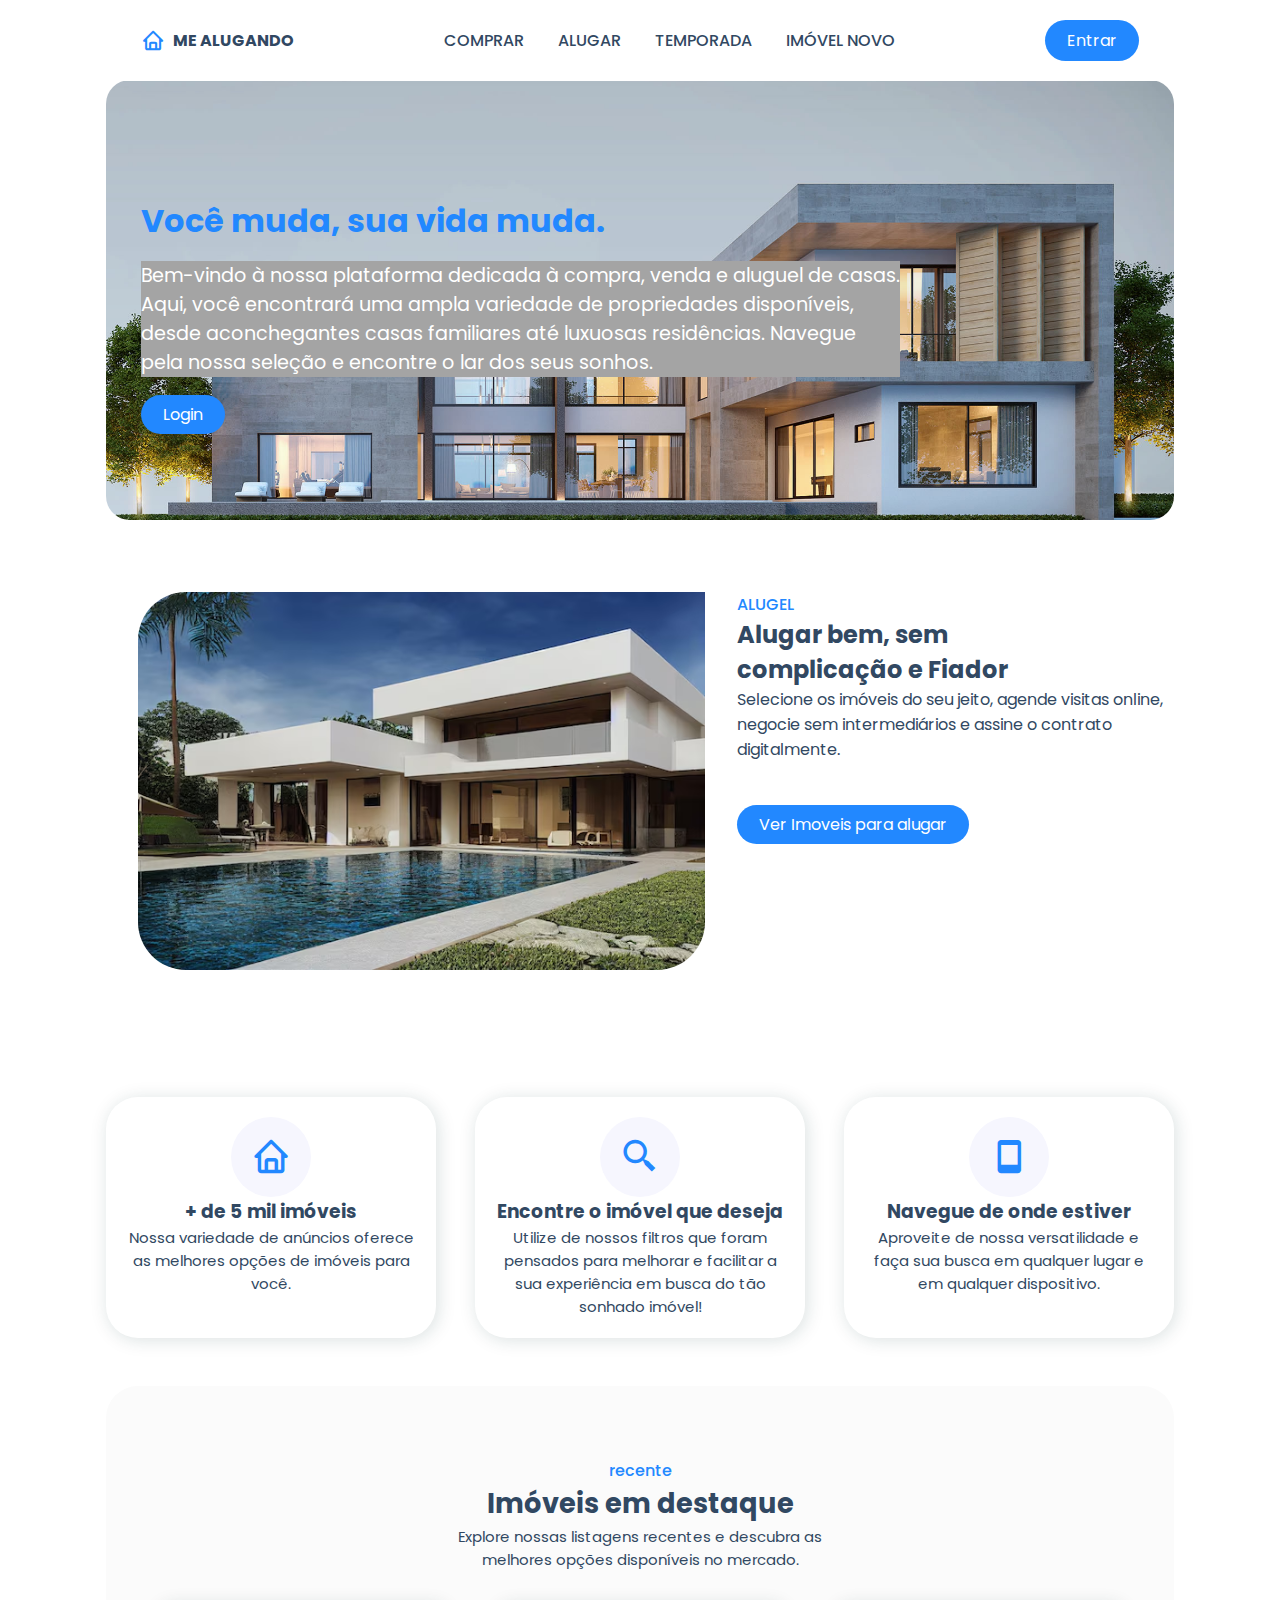
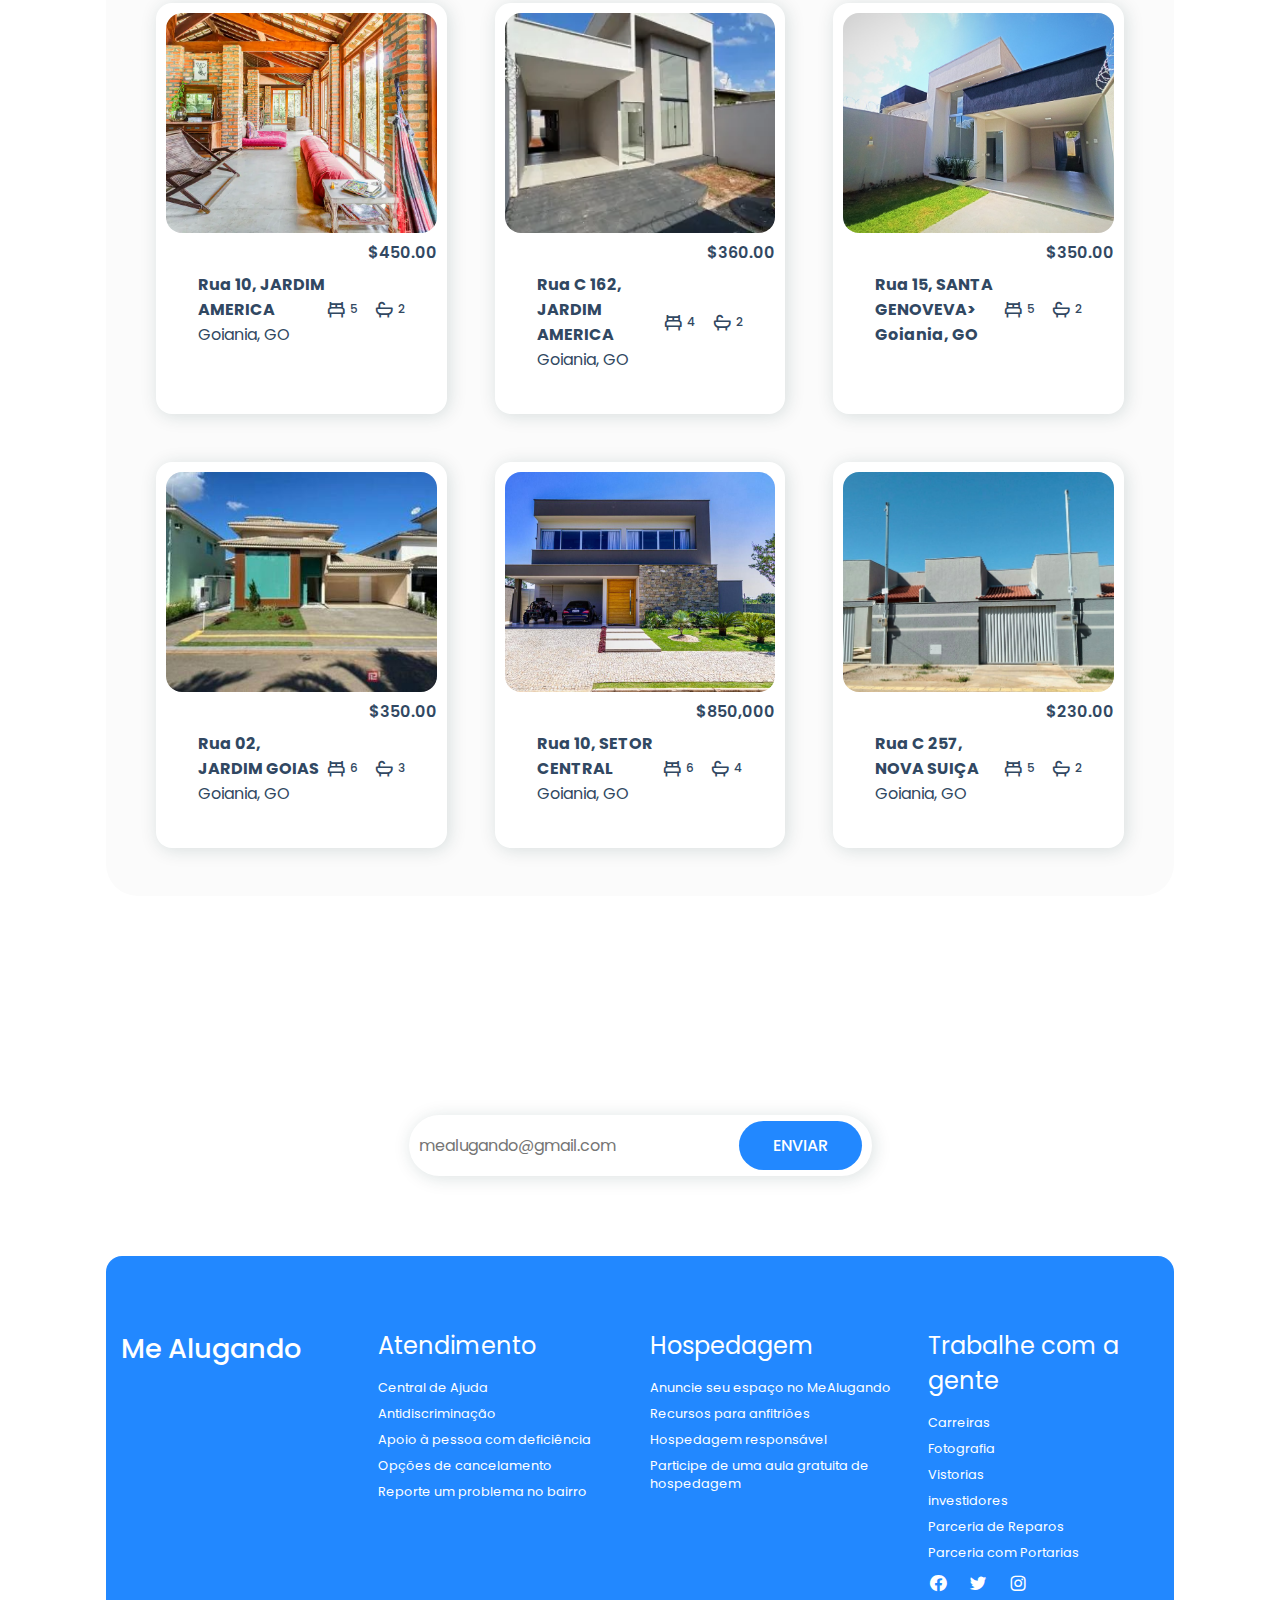
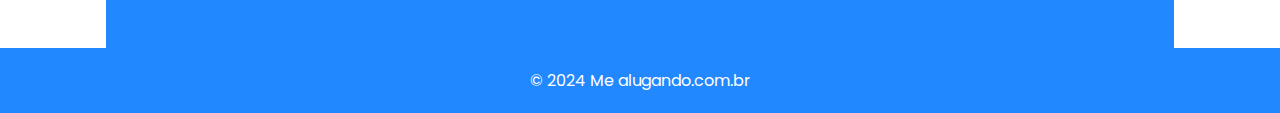
<file: index.html>
<!DOCTYPE html>
<html lang="pt-br">
<head>
    <meta charset="UTF-8">
    <meta name="viewport" content="width=device-width, initial-scale=1.0">
    <title>Alugel</title>
    <!--Link externo do stylo.css-->
    <link rel="stylesheet" href="style.css">
    <link rel="stylesheet"
    href="https://cdn.jsdelivr.net/npm/boxicons@latest/css/boxicons.min.css">

     <!-- Link externo do script.js-->
     <script src="script.js"></script>
</head>
<body>
    <!--Navbar-->
    <header>
        <div class="nav container">
            <!--Logo-->
            <a href="index.html" class="logo"><i class='bx bx-home'></i>Me alugando</a>
            
            <!--menu icon-->
            <input type="checkbox" nome="" id="menu">
            <label for="menu" <i class='bx bx-menu-alt-left' id="menu-icon"></i></label>
            
            <!-- Nav list-->
            <ul class="navbar">
                <li><a href="#home">comprar</a></li>
                <li><a href="#anucio">Alugar</a></li>
                <li><a href="#imagem1">Temporada</a></li>
                <li><a href="#home">Imóvel Novo</a></li>
            </ul>

            <!-- botton login-->
            <a href="login.html" class="btn">Entrar</a>
        </div>
    </header>
    <section class="home container" id="home">
        <div class="home-text">
            <h1>Você muda, sua vida muda.</h1>
            <P>     Bem-vindo à nossa plataforma dedicada à compra, venda e aluguel de casas.</P>
            <p> Aqui, você encontrará uma ampla variedade de propriedades disponíveis,  </p>
            <p>desde aconchegantes casas familiares até luxuosas residências. Navegue</p>
            <p> pela nossa seleção e encontre o lar dos seus sonhos.</p>
            <br>
            <a href="cadastra.html" class="btn">Login</a>
        </div>
    </section>
    <!-- link compra-->
    <!-- anucios-->
    <section class="anucio container" id="anucio">
        <a href=""></a>
        <div class="anucio-img">
            <img src="img/casa5.jpg" alt="">
        </div>
        <div class="anucio-text">
            <span>Alugel</span>
            <h2>Alugar bem, sem </h2><h2>complicação e Fiador</h2>
            <p>Selecione os imóveis do seu jeito, agende visitas online,</p>
            <p>negocie sem intermediários e assine o contrato digitalmente.</p>
            <br><br>
            <a href="#imagem1" class="btn">Ver Imoveis para alugar</a>
        </div>
        
        
        
    </section>

    <section class="sales container" id="sales">
        <!--box 1 -->
        <div class="box">
            <i class='bx bx-home'></i>
            <h3>+ de 5 mil imóveis</h3>
            <p>Nossa variedade de anúncios oferece as melhores opções de imóveis para você.</p>

        </div>
          <!--box 2-->
          <div class="box">
            <i class='bx bx-search-alt-2' ></i>
            <h3>Encontre o imóvel que deseja</h3>
            <p>Utilize de nossos filtros que foram pensados para melhorar
             e facilitar a sua experiência em busca do tão sonhado imóvel!</p>

        </div>
          <!--box 3-->
          <div class="box">
            <i class='bx bx-mobile'></i>
            <h3>Navegue de onde estiver</h3>
            <p>Aproveite de nossa versatilidade e faça sua busca em qualquer lugar
             e em qualquer dispositivo.</p>

        </div>
    </section>
    <!-- properties-->
    <section class="properties container" id="properties">
        <div class="heading">
            <span>recente</span>
            <h2>Imóveis em destaque</h2>
            <p>Explore nossas listagens recentes e descubra as <br>
            melhores opções disponíveis no mercado.</p>
        </div>
        <div class="properties-container container">
            <!--Box1-->
            <div class="box">
                <a href="casa.html"><img id="imagem1" src="img/Q1,0.JPG" alt=""></a>
                <h3>$450.00</h3>
                <div class="content">
                    <div class="tex">
                        <h4>Rua 10, JARDIM AMERICA</h3>
                        <p>Goiania, GO</p>
                    </div>
                    <div class="icons">
                        <i class='bx bx-bed' ><span>5</span></i>
                        <i class='bx bx-bath' ><span>2</span></i>
                    </div>
                </div>
            </div>

             <!--Box2-->
             <div class="box">
                <img src="img/casa1.jpg" alt="">
                <h3>$360.00</h3>
                <div class="content">
                    <div class="tex">
                        <h4>Rua C 162, JARDIM AMERICA</h3>
                        <p>Goiania, GO</p>
                    </div>
                    <div class="icons">
                        <i class='bx bx-bed' ><span>4</span></i>
                        <i class='bx bx-bath' ><span>2</span></i>
                    </div>
                </div>
            </div>
             <!--Box3-->
             <div class="box">
                <img src="img/casa2.jpg" alt="">
                <h3>$350.00</h3>
                <div class="content">
                    <div class="tex">
                        <h4>Rua 15, SANTA GENOVEVA>
                        <p>Goiania, GO</p>
                    </div>
                    <div class="icons">
                        <i class='bx bx-bed' ><span>5</span></i>
                        <i class='bx bx-bath' ><span>2</span></i>
                    </div>
                </div>
            </div>
             <!--Box4-->
             <div class="box">
                <img src="img/casa3.jpg" alt="">
                <h3>$350.00</h3>
                <div class="content">
                    <div class="tex">
                        <h4>Rua 02, JARDIM GOIAS</h3>
                        <p>Goiania, GO</p>
                    </div>
                    <div class="icons">
                        <i class='bx bx-bed' ><span>6</span></i>
                        <i class='bx bx-bath' ><span>3</span></i>
                    </div>
                </div>
            </div>
             <!--Box5-->
             <div class="box">
                <img src="img/casa.jpg" alt="">
                <h3>$850,000</h3>
                <div class="content">
                    <div class="tex">
                        <h4>Rua 10, SETOR CENTRAL</h3>
                        <p>Goiania, GO</p>
                    </div>
                    <div class="icons">
                        <i class='bx bx-bed' ><span>6</span></i>
                        <i class='bx bx-bath' ><span>4</span></i>
                    </div>
                </div>
            </div>
             <!--Box6-->
             <div class="box">
                <img src="img/casa4.jpg" alt="">
                <h3>$230.00</h3>
                <div class="content">
                    <div class="tex">
                        <h4>Rua C 257, NOVA SUIÇA</h3>
                        <p>Goiania, GO</p>
                    </div>
                    <div class="icons">
                        <i class='bx bx-bed' ><span>5</span></i>
                        <i class='bx bx-bath' ><span>2</span></i>
                    </div>
                </div>
            
        </div>
    </section>
    <!-- newsLetter-->
    <section class="newsletter container">
        <h2>Tem alguma duvida ?<br>deixa-nos ajuda-lo</h2>
        <form action="">
            <input type="email" nome="" id="imail-box" placeholder="mealugando@gmail.com" required>
            <input type="submit" value="Enviar" class="btn">
        </form>
    </section>
    <!--Footer-->
    <section class="footer footer-container container" >
        <h2>Me Alugando</h2>
        <div class="footer-box">
            <h3>Atendimento</h3>
            <a href="#">Central de Ajuda</a>
            <a href="#">Antidiscriminação</a>
            <a href="#">Apoio à pessoa com deficiência</a>
            <a href="#">Opções de cancelamento</a>
            <a href="#">Reporte um problema no bairro</a>
        </div>
        <div class="footer-box">
            <h3>Hospedagem</h3>
            <a href="#">Anuncie seu espaço no MeAlugando</a>
            <a href="#">Recursos para anfitriões</a>
            <a href="#">Hospedagem responsável</a>
            <a href="#">Participe de uma aula gratuita de hospedagem</a>
        </div>
        <div class="footer-box">
            <h3>Trabalhe com a gente</h3>
            <a href="#">Carreiras</a>
            <a href="#">Fotografia</a>
            <a href="#">Vistorias</a>
            <a href="#">investidores</a>
            <a href="#">Parceria de Reparos</a>
            <a href="#">Parceria com Portarias</a>
            <div class="social">
                <a href="#"><i class='bx bxl-facebook-circle' ></i></a>
                <a href="#"><i class='bx bxl-twitter' ></i></a>
                <a href="#"><i class='bx bxl-instagram' ></i></a>
            </div>
        </div>
    </section>
    <!--Copyright-->
    <div class="copyright">
        <p>&#169; 2024 Me alugando.com.br</p>
        
    </div>

    
</body>
</html>
</file>
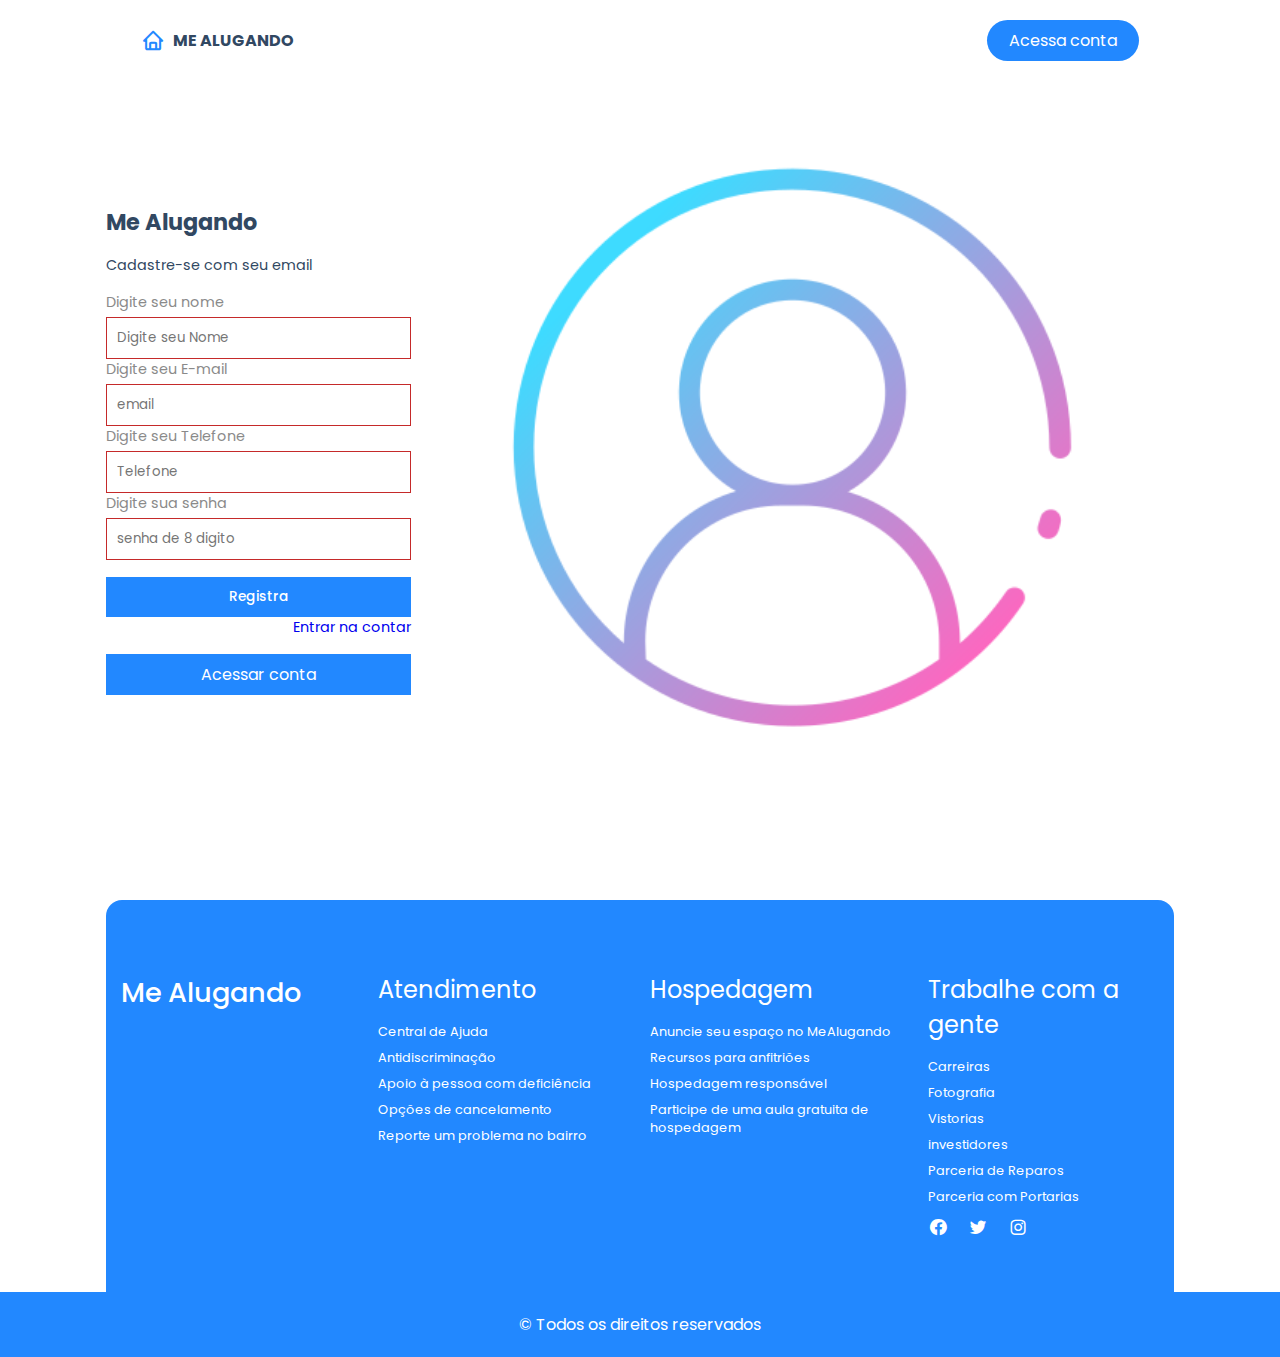
<file: cadastra.html>
<!DOCTYPE html>
<html lang="en">
<head>
    <meta charset="UTF-8">
    <meta name="viewport" content="width=device-width, initial-scale=1.0">
    <title>Alugel</title>
    <link rel="stylesheet" href="style.css">
    <link rel="stylesheet"
    href="https://cdn.jsdelivr.net/npm/boxicons@latest/css/boxicons.min.css">
</head>
<body>
    <!--Navbar-->
    <header>
      <div class="nav container">
            <!-- logo-->
            <a href="index.html" class="logo"><i class="bx bx-home"></i>Me alugando</i></a>
            
            <!-- menu icon-->
            <a href="login.html" class="btn">Acessa conta</a>
     </div>
    </header>
       <!-- login -->
       <div class="login container">
            <div class="login-container">
                <h2>Me Alugando</h2>
                <p>Cadastre-se com seu email</p>
                <!--Login form-->
                <form action="">
                    <span>Digite seu nome</span>
                    <input type="text" nome="" id="" placeholder="Digite seu Nome">
                    <span>Digite seu E-mail</span>
                    <input type="email" nome="" id="" placeholder="email" required>
                    <span>Digite seu Telefone</span>
                    <input type="tel" nome="" id="" placeholder="Telefone" required>
                    <span>Digite sua senha</span>
                    <input type="password" nome="" id="" placeholder="senha de 8 digito" required>
                    <input type="submit" value="Registra" class="buttom">
                    <a href="login.html" class="">Entrar na contar </a>
                </form>
                <a href="login.html" class="btn">Acessar conta</a>
            </div>
            <div class="login-image">
                <img src="img/login.png" alt="">
            </div>
       </div>
       
    <!--Footer-->
    <section class="footer footer-container container" >
        <h2> Me Alugando</h2>
        <div class="footer-box">
            <h3>Atendimento</h3>
            <a href="#">Central de Ajuda</a>
            <a href="#">Antidiscriminação</a>
            <a href="#">Apoio à pessoa com deficiência</a>
            <a href="#">Opções de cancelamento</a>
            <a href="#">Reporte um problema no bairro</a>
        </div>
        <div class="footer-box">
            <h3>Hospedagem</h3>
            <a href="#">Anuncie seu espaço no MeAlugando</a>
            <a href="#">Recursos para anfitriões</a>
            <a href="#">Hospedagem responsável</a>
            <a href="#">Participe de uma aula gratuita de hospedagem</a>
        </div>
        <div class="footer-box">
            <h3>Trabalhe com a gente</h3>
            <a href="#">Carreiras</a>
            <a href="#">Fotografia</a>
            <a href="#">Vistorias</a>
            <a href="#">investidores</a>
            <a href="#">Parceria de Reparos</a>
            <a href="#">Parceria com Portarias</a>
            <div class="social">
                <a href="#"><i class='bx bxl-facebook-circle' ></i></a>
                <a href="#"><i class='bx bxl-twitter' ></i></a>
                <a href="#"><i class='bx bxl-instagram' ></i></a>
            </div>
        </div>
    </section>
    <!--Copyright-->
    <div class="copyright">
        <p>&#169; Todos os direitos reservados</p>
    </div>

    
</body>
</html>
</file>
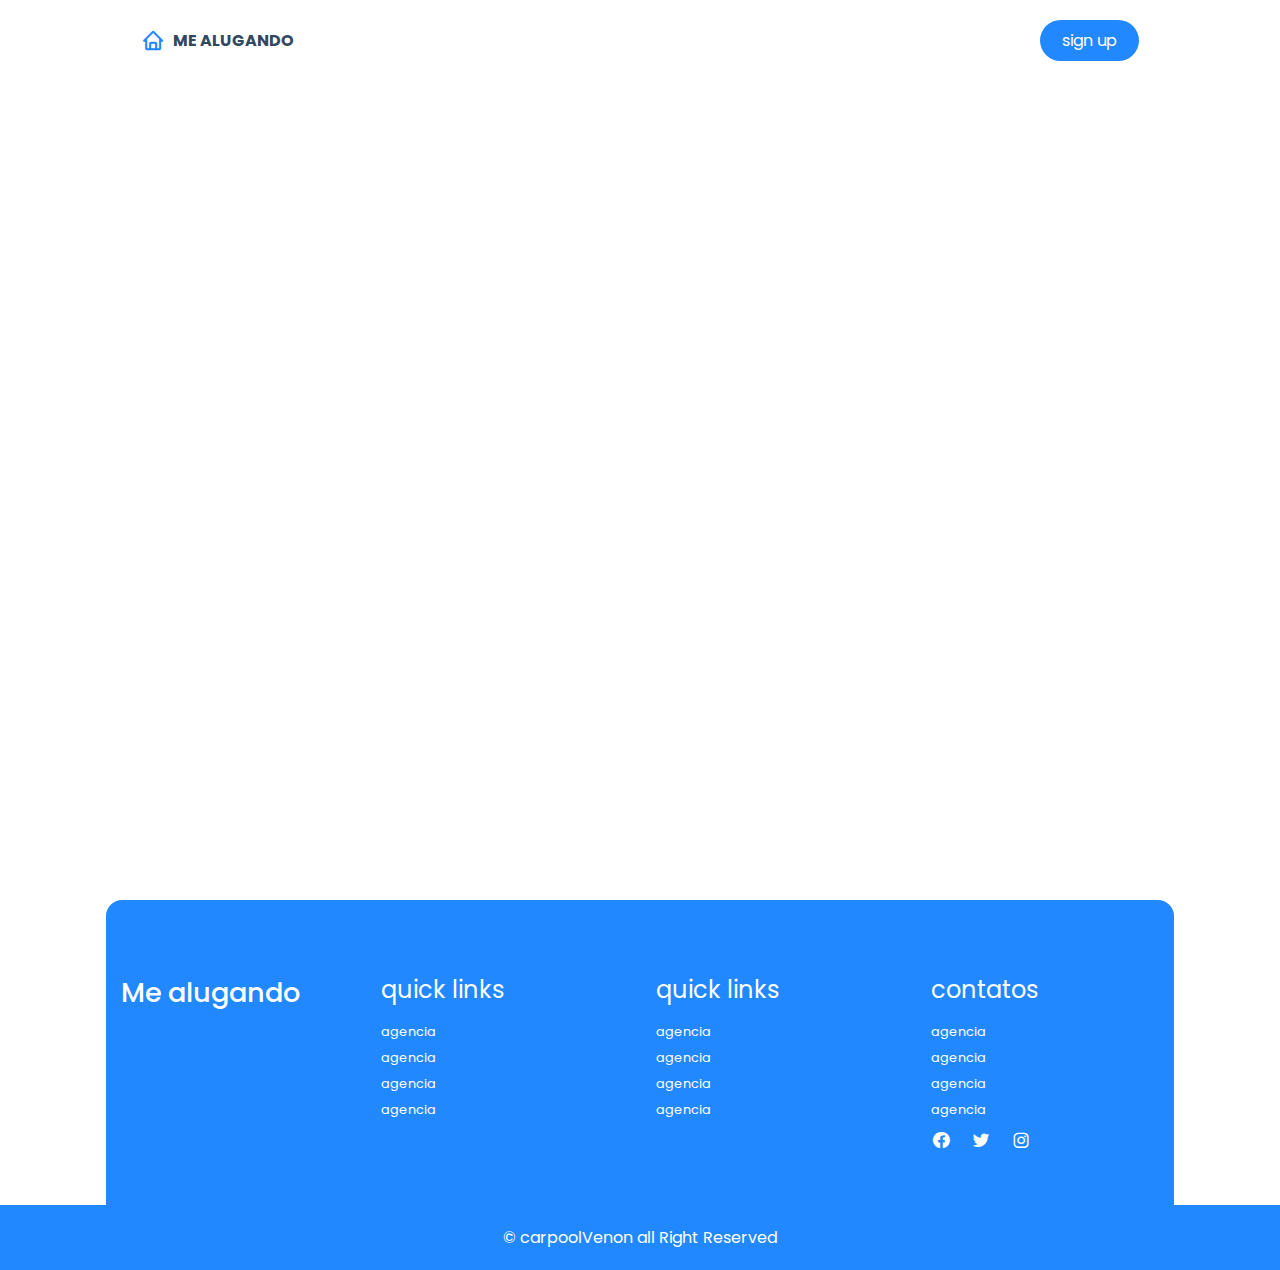
<file: casa.html>
<!DOCTYPE html>
<html lang="en">
<head>
    <meta charset="UTF-8">
    <meta name="viewport" content="width=device-width, initial-scale=1.0">
    <title>Alugel</title>

    <!--Link Externo do style.css-->
    <link rel="stylesheet" href="style.css">
    <link rel="stylesheet"
    href="https://cdn.jsdelivr.net/npm/boxicons@latest/css/boxicons.min.css">

</head>
<body>
    <!--Navbar-->
    <header>
      <div class="nav container">
            <!-- logo-->
            <a href="index.html" class="logo"><i class="bx bx-home"></i>Me alugando</i></a>
            
            <!-- menu icon-->
            <a href="sign-up.html" class="btn">sign up</a>
     </div>
    </header>
       <!-- login -->
       <div class="login container">
           
       </div>
       
    <!--Footer-->
    <section class="footer footer-container container" >
        <h2>Me alugando</h2>
        <div class="footer-box">
            <h3>quick links</h3>
            <a href="#">agencia</a>
            <a href="#">agencia</a>
            <a href="#">agencia</a>
            <a href="#">agencia</a>
        </div>
        <div class="footer-box">
            <h3>quick links</h3>
            <a href="#">agencia</a>
            <a href="#">agencia</a>
            <a href="#">agencia</a>
            <a href="#">agencia</a>
        </div>
        <div class="footer-box">
            <h3>contatos</h3>
            <a href="#">agencia</a>
            <a href="#">agencia</a>
            <a href="#">agencia</a>
            <a href="#">agencia</a>
            <div class="social">
                <a href="#"><i class='bx bxl-facebook-circle' ></i></a>
                <a href="#"><i class='bx bxl-twitter' ></i></a>
                <a href="#"><i class='bx bxl-instagram' ></i></a>
            </div>
        </div>
    </section>
    <!--Copyright-->
    <div class="copyright">
        <p>&#169; carpoolVenon all Right Reserved</p>
    </div>

    
</body>
</html>
</file>
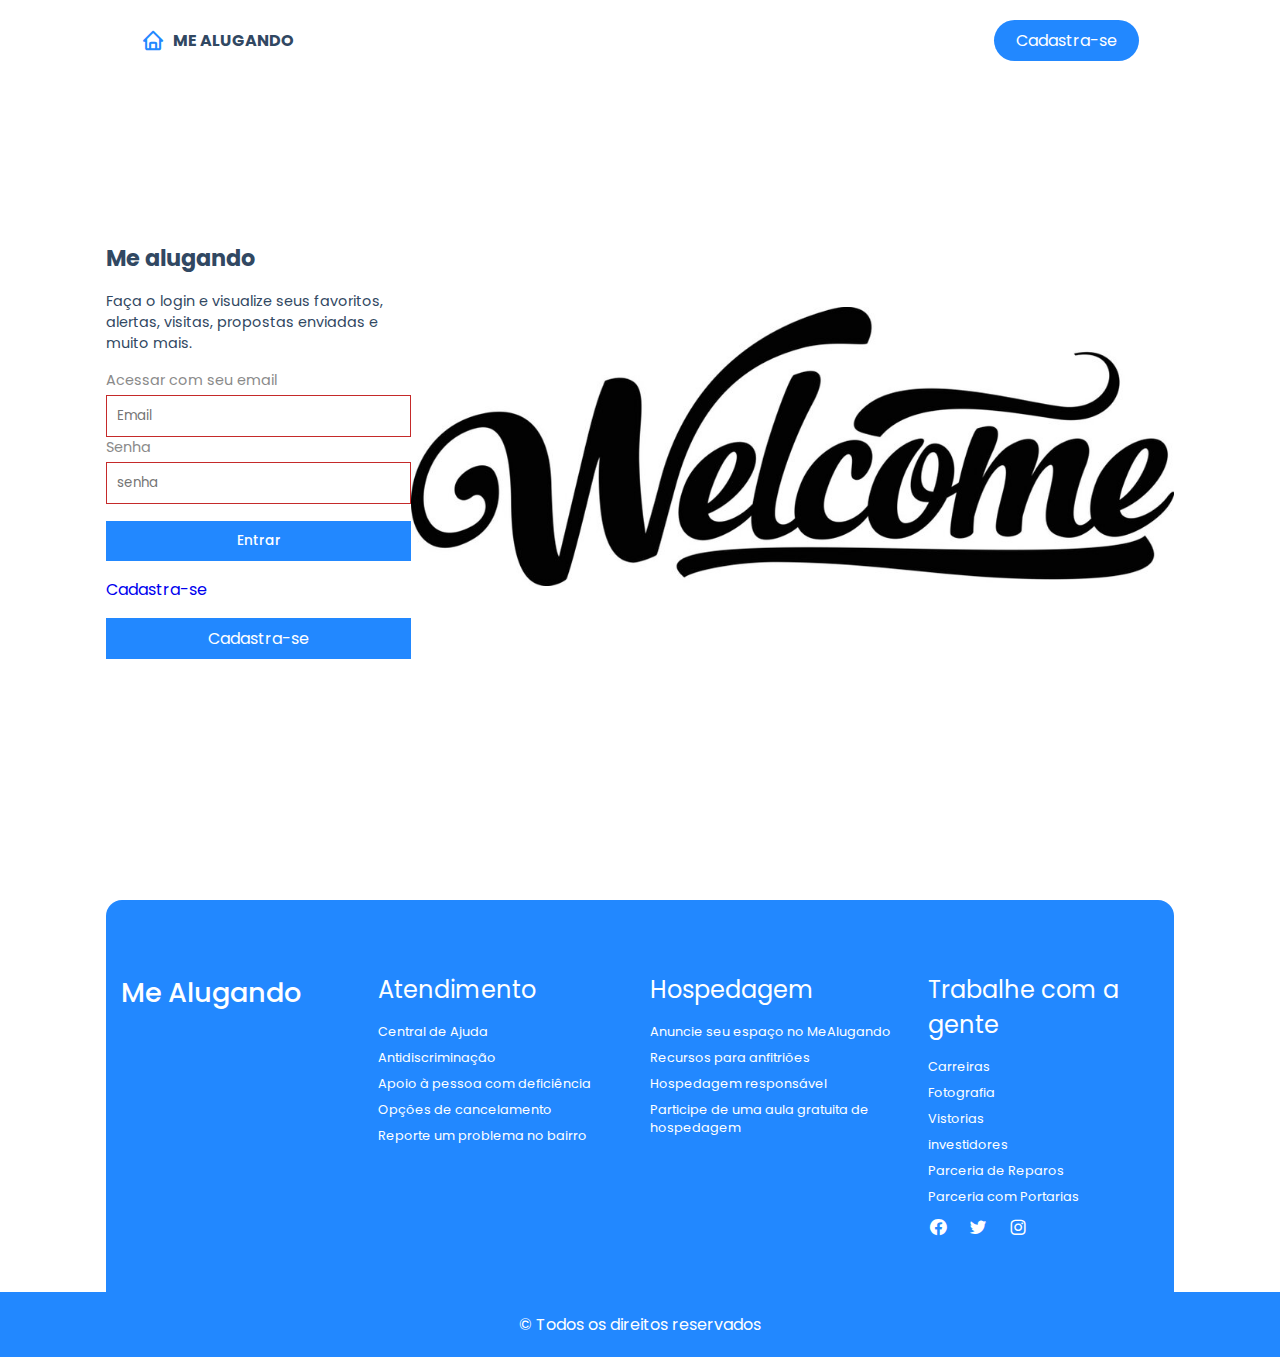
<file: login.html>
<!DOCTYPE html>
<html lang="en">
<head>
    <meta charset="UTF-8">
    <meta name="viewport" content="width=device-width, initial-scale=1.0">
    <title>Alugel</title>

    <!--Link Externo do style.css-->
    <link rel="stylesheet" href="style.css">
    <link rel="stylesheet"
    href="https://cdn.jsdelivr.net/npm/boxicons@latest/css/boxicons.min.css">

</head>
<body>
    <!--Navbar-->
    <header>
      <div class="nav container">
            <!-- logo-->
            <a href="index.html" class="logo"><i class="bx bx-home"></i>Me Alugando</i></a>
            
            <!-- menu icon-->
            <a href="cadastra.html" class="btn">Cadastra-se</a>
     </div>
    </header>
       <!-- login -->
       <div class="login container">
            <div class="login-container">
                <h2>Me alugando</h2>
                <p>Faça o login e visualize seus favoritos, alertas, visitas, propostas enviadas e muito mais.</p>
                <!--Login form-->
                <form action="">
                    <span>Acessar com seu email</span>
                    <input type="email" nome="" id="" placeholder="Email">
                    <span>Senha</span>
                    <input type="password" nome="" id="" placeholder="senha" required>
                    
                    <input type="submit" value="Entrar" class="buttom">

                </form>
                <a href="cadastra.html" class="">Cadastra-se</a>
                <a href="cadastra.html" class="btn">Cadastra-se</a>
            </div>
            <div class="login-image">
                <img src="img/bem-vindo.jpg" alt="">
            </div>
       </div>
       
    <!--Footer-->
    <section class="footer footer-container container" >
        <h2>Me Alugando</h2>
        <div class="footer-box">
            <h3>Atendimento</h3>
            <a href="#">Central de Ajuda</a>
            <a href="#">Antidiscriminação</a>
            <a href="#">Apoio à pessoa com deficiência</a>
            <a href="#">Opções de cancelamento</a>
            <a href="#">Reporte um problema no bairro</a>
        </div>
        <div class="footer-box">
            <h3>Hospedagem</h3>
            <a href="#">Anuncie seu espaço no MeAlugando</a>
            <a href="#">Recursos para anfitriões</a>
            <a href="#">Hospedagem responsável</a>
            <a href="#">Participe de uma aula gratuita de hospedagem</a>
        </div>
        <div class="footer-box">
            <h3>Trabalhe com a gente</h3>
            <a href="#">Carreiras</a>
            <a href="#">Fotografia</a>
            <a href="#">Vistorias</a>
            <a href="#">investidores</a>
            <a href="#">Parceria de Reparos</a>
            <a href="#">Parceria com Portarias</a>
            <div class="social">
                <a href="#"><i class='bx bxl-facebook-circle' ></i></a>
                <a href="#"><i class='bx bxl-twitter' ></i></a>
                <a href="#"><i class='bx bxl-instagram' ></i></a>
            </div>
        </div>
    </section>
    <!--Copyright-->
    <div class="copyright">
        <p>&#169; Todos os direitos reservados</p>
    </div>

    
</body>
</html>
</file>
<file: style.css>
/* google fontes */
@import url('https://fonts.googleapis.com/css2?family=Poppins:ital,wght@0,100;0,200;0,300;0,400;0,500;0,600;0,700;0,800;0,900;1,100;1,200;1,300;1,400;1,500;1,600;1,700;1,800;1,900&display=swap');
*{
    font-family: 'poppins',sans-serif;
    margin: 0;
    padding: 0;
    box-sizing: border-box;
    scroll-behavior: smooth;
    scroll-padding-top: 4rem;
    text-decoration: none;
    list-style: none;
    
}   
/* Variaveis */
:root{
    --main-color:#2288ff ;
    --second-color: #192f6a;
    --text-color:#314862 ;
    --bg-color:#fff ;

    /* box shadow*/
    --box-shadow:2px 2px 18px rgb(14 52 54 /15%) ;

}
img{
    width: 100%;
}
body{
    color: var(--text-color);
}
section {
    padding: 4.5rem 0 3rem;
}

.container{
    max-width: 1068px;
    margin-left: auto;
    margin-right: auto;
    
}
header{
    display: block;
    width: 100%;
    background: var(--bg-color);
    position: fixed;
    top: 0;
    left: 0;
    z-index: 100;
}
.nav   {
    display: flex;
    align-items: center;
    justify-content: space-between;
    padding: 20px 35px;
}
.logo{
   display: flex;
   align-items: center; 
   column-gap: 0.5rem;
   font-size: 1rem;
   font-weight: 700;
   color: var(--text-color);
   text-transform: uppercase;
}
.logo .bx {
    font-size: 24px;
    color: var(--main-color);
}
.navbar{
    display: flex;
}
.navbar a{
    padding: 8px 17px;
    color: var(--text-color);
    font-size: 1rem;
    text-transform: uppercase;
    font-weight: 500;
}
.navbar a:hover{
    color: var(--main-color);
}
#menu-icon {
    font-size: 24px;
    cursor: pointer;
    display: none;
}
#menu {
    display: none;
}
.btn{
    
    padding: 8px 22px;
    background: var(--main-color);
    color: var(--bg-color);
    border-radius: 5rem;

}
.btn:hover{
    background: #3492fd;
}

/* Inicio do home */
.home{
    margin-top: 5rem;
    background: url(img/mobile.jpg);
    background-repeat: no-repeat;
    background-size: cover;
    background-position: center;
    height: 440px;
    border-radius: 1.5rem;
    display: flex;
    align-items: center;
}
.home-text {
    padding-left: 35px;
}
.home-text p{
    color: #fff;
    font-size: 1.2em;
    background-color: #A4A4A4;
}
.home-text h1{
    color: var(--main-color);
    font-size: 2rem;
    margin-bottom: 1rem;
}
.anucio{
    display:flex;
    grid-template-columns: repeat(auto-fit, minmax(18rem, auto));
    gap: 2rem
}
.anucio-img img{
    border-radius: 3rem 0 3rem 3rem;
}
.anucio-text span{
    font-size: 1rem;
    text-transform: uppercase;
    font-weight:500;
    color: var(--main-color);
}
.sales{
    display: grid;
    grid-template-columns: repeat(auto-fit, minmax(240px, auto));
    gap: 2.4rem
}
.sales .box{
    padding: 20px;
    border-radius: 2rem;
    background: var(--bg-color);
    box-shadow: var(--box-shadow);
    text-align: center;
}
.sales .box:hover{
    background: var(--main-color);
    color: var(--bg-color);
    transform: 0,4s all linear;
}
.sales .box .bx{
    padding: 20px;
    border-radius: 50%;
    color: var(--main-color);
    background: #f6f6fe;
    font-size: 40px;
}
.sales .box .h3{
    font-size: 1.1rem;
    margin: 1rem 0 0.4rem;
}
.sales .box p{
    font-size: 00.938rem;
}
.heading{
    text-align: center;
    margin-bottom: 2rem ;
}
.heading span{
    font-weight: 500;
    color: var(--main-color);

}
.heading h2{
    font-size: 1.7rem;
}
.heading p {
    font-size: 0.938rem;
}
.properties{
    background: #fbfbfb;
    border-radius: 2rem;
    
}
.properties-container{
   display: grid;
   grid-template-columns: repeat(auto-fit, minmax(240px, auto));
   gap: 3rem;
   padding: 0 50px;
}
.properties-container .box{
    background: var(--bg-color);
    padding: 10px;
    border-radius: 1rem;
    box-shadow: var(--box-shadow);
}
.properties-container .box:hover {
transform: translateY(-10px);
transition: 0.5s;
}
.properties-container .box img{
    border-radius: 1rem;
    height: 220px;
    object-fit: cover;
    object-position: center;
}
.properties-container .box h3{
    font-size: 1rem;
    font-weight: 600;
    float: right;
}
.properties-container .box .content{
    display: flex;
    justify-content: space-between;
    margin: 2rem;
}
.properties-container .box .content .text h3{
    font-weight: 500px;
}
.properties-container .box .content .text p{
    font-size: 0.8rem;
}
.properties-container .box .content .icons{
    display: flex;
    align-items: center;
    column-gap: 1rem;
}
.properties-container .box .content .icons .bx{
    display: flex;
    align-items: center;
    font-size: 20px;
}
.properties-container .box .content .icons span{
    font-size: 12px;
    font-weight: 500;
    margin-left: 4px;
}
.newsletter{
    background-image: url('img/goiania.jpg');
    background-size: cover;
    background-attachment: fixed;
    height: 40vh;
    display: flex;
    justify-content: center;
    align-items: center;
}
.newsletter {

    display: flex;
    flex-direction: column;
    align-items: center;
    row-gap: 2rem;
    justify-content:center;
}
.newsletter h2 {
    font-size: 1.7rem;
    color: #fff;

}
.newsletter form {
    background-color: var(--bg-color);
    box-shadow: var(--box-shadow);
    padding: 6px 10px;
    border-radius: 5rem;
}
.newsletter form input{
    border: none;
    outline: none;
    font-size: 1rem;
}
.newsletter #email-box{
    width: 280px;
}
.newsletter .btn {
    padding: 12px 34px;
    font-weight: 500;
    text-transform: uppercase;
}

/* Inicio do Rodapé */
.footer {
    background: var(--main-color);
    color: var(--bg-color);
    border-radius: 1rem 1rem 0 0;
}
.footer-container{
    display: grid;
    grid-template-columns: repeat(auto-fit, minmax(240px,auto));
    gap: 2rem;
}
.footer-container h2{
    margin-left: 15px;
    font-size: 1.7rem;
    font-weight: 500;
}
.footer-box{
    display: flex;
    flex-direction: column;
}
.footer-box h3{
    margin-bottom: 1rem;
    font-size: 1.5rem;
    font-weight: 400;
}
.footer-box a {
    font-size: 0.8rem;
    color: var(--bg-color);
    font-weight: 400;
    margin-bottom: 0.5rem;
}
.footer-box a:hover{
   color: var(--text-color); 
}
.social a{
    font-size: 20px;
    margin-right: 1rem;

}
.social a:hover{
  color: var(--second-color);  
}
/* copyright*/
.copyright {
    padding: 20px;
    text-align: center;
    color: var(--bg-color);
    background: var(--main-color);
}

/* login*/
.login {
    display: grid;
    grid-template-columns: 0.4fr 1fr;
    align-items: center;
    min-height: 100vh;
}
.login-container {
    display: flex;
    flex-direction: column;
    row-gap: 1rem;
}
.login-container h2{
    font-size: 1.4rem;
}
.login-container p{
    font-size: 0.9rem;
}
.login-container form{
    display: flex;
    flex-direction: column;
}
.login-container form span{
    font-size: 0.9rem;
    color: #8a8a8a;
    margin-bottom: 4px;
}
.login-container form input{
    border: 1px solid #c52a2a;
    outline: none;
    padding: 10px;
    background: var(--bg-color);
}

.login-container form .buttom{
    outline: none;
    border: none;
    background: var(--main-color);
    color: var(--bg-color);
    font-size: 0.85rem;
    font-weight: 500;
    margin-top: 17px;
}
.login-container form .buttom:hover{
    background: #3492fd;
}
.login-container form a{
    font-size: 0.9rem;
    text-align: right;
}
.login-container .btn{
    border-radius: 0;
    text-align: center;

}
/* design Responsivel*/
@media (max-width: 1080px){
    .container{
        margin-left: 1rem;
        margin-right: 1rem;
    }
}
@media (max-width: 1080px){
    section {
        padding: 4rem 0 3rem;
    }
    .properties-container{
        grid-template-columns: repeat(auto-fit, minmax(200px, auto));
        gap: 1rem;
        padding: 0 10px;
    }
    footer{
        grid-template-columns: repeat(auto-fit, minmax(200px, auto));
        gap: 1rem;
    }
    .login{
        grid-template-columns: 0,6fr 1fr;
    }
}

@media (max-width: 768px){
   .nav{
    padding: 10px;

   }
   #menu-icon{
    display: initial;
   }
   .navbar{
    position: absolute;
    top: 100%;
    right: 0;
    left: 0;
    display: flex;
    flex-direction: column;
    background: var(--second-color);
    text-align: center;
    clip-path: circle(0% at 100% 1%);
    transition: 0.6s;
   }
   .navbar a{
    display: block;
    margin: 1rem;
    padding: 20px;
    color: var(--bg-color);
   }
   .navbar a:hover{
    background: var(--main-color);
    color: var(--bg-color);
    transition: 0.2s;
   }
   #menu:checked ~ .navbar{
    clip-path: circle(144% at 100% 1%);
   }
   .about-text span{
    font-size: 0.9rem;
   }
   .about-text h2, .heading h2, .newsletter h2{
    font-size: 1.4rem;
   }
}
@media(max-width: 638px){
    .about-text{
        text-align: center;
    }
    .about-img{
        order: 2;
    }
    .login{
        grid-template-columns: 0.8fr 1fr;
    }
    .login{
        margin: 3rem;
    }
} 
    @media(max-width: 572px){
        .login-image{
            display: none;
        }
        .login{
            justify-content: center;
            grid-template-columns: 1fr;
        }
    }   
    @media(max-width: 442px){
     .home-text{
        padding-left: 14px;

     } 
     .home-text h1{
        font-size: 1.7rem;
     }
     .about-text h2, .heading h2, .newsletter h2{
        font-size: 1.2rem;
       }
       .properties-container{
        padding: 0;
       }
       .newsletter #email-box{
        width: 140px;
       }
       .footer{
        border-radius: 3rem 0 0 0;
       }
    }
</file>
